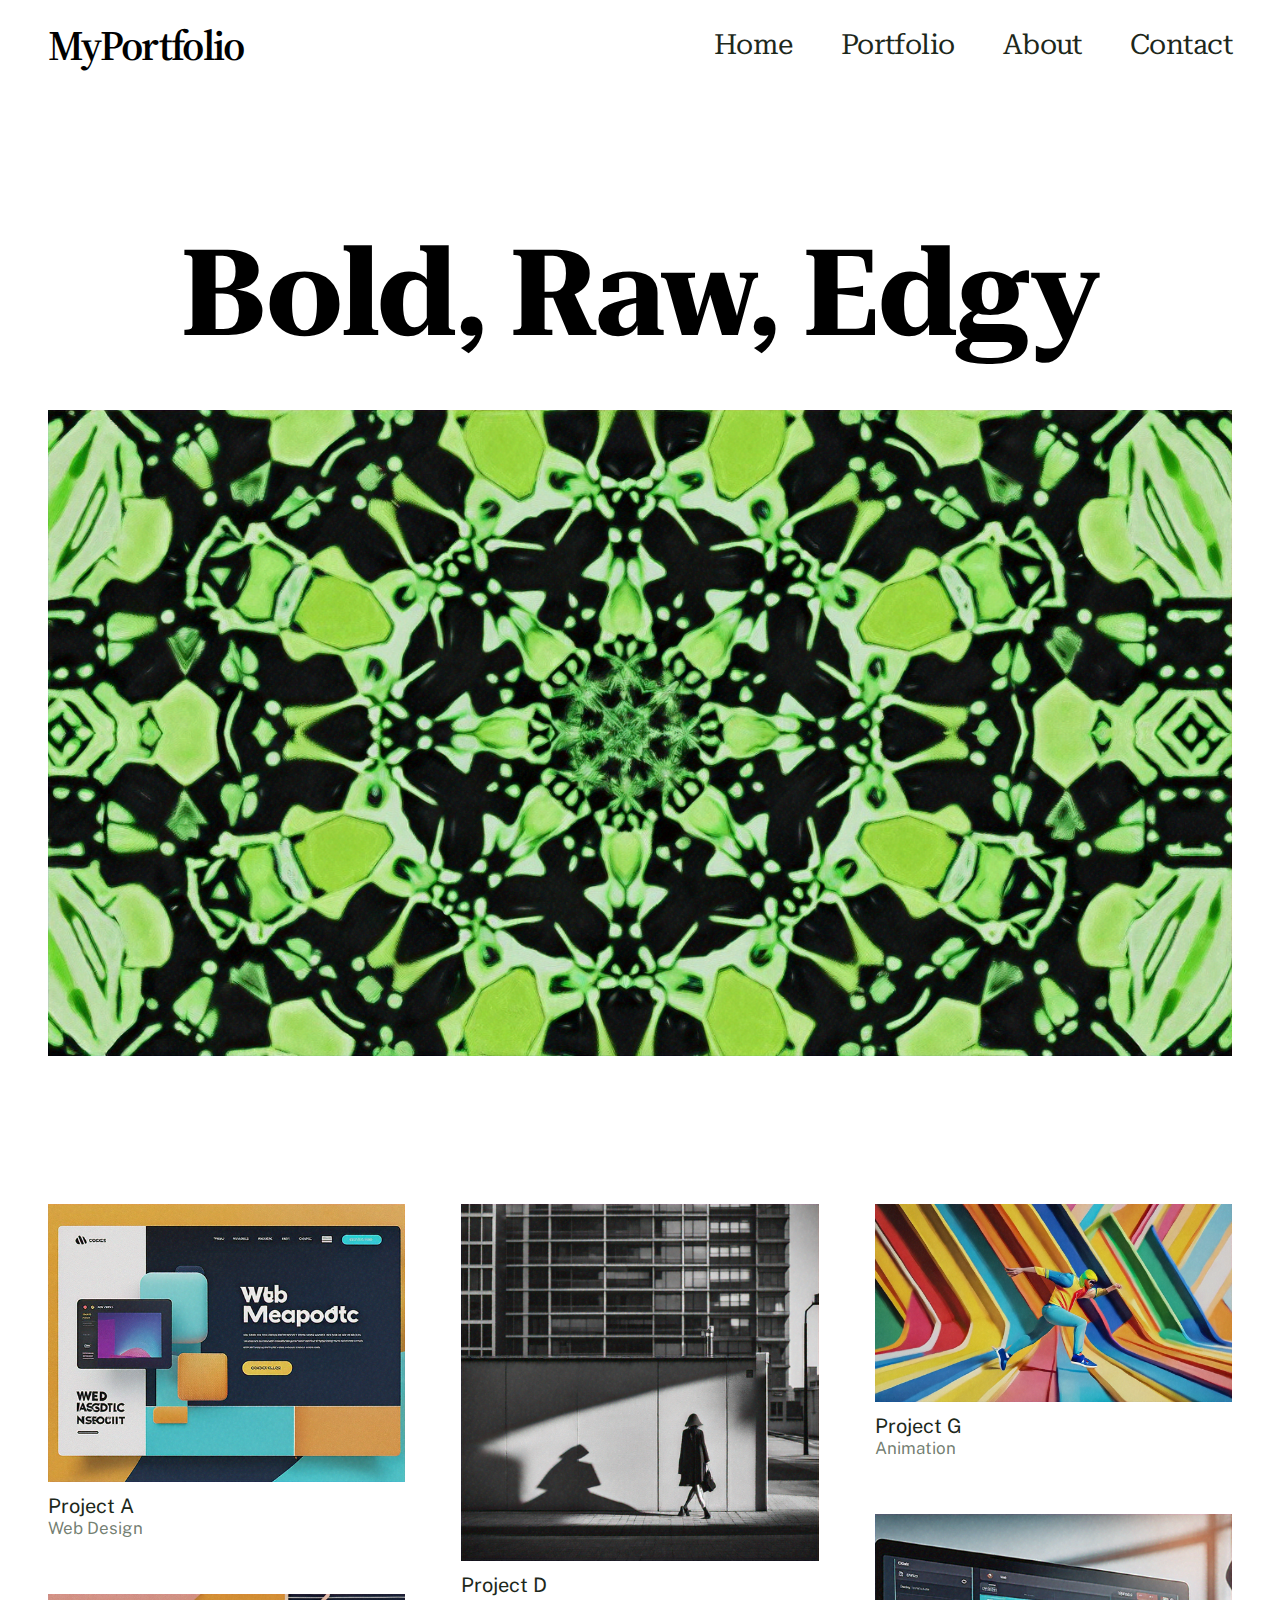
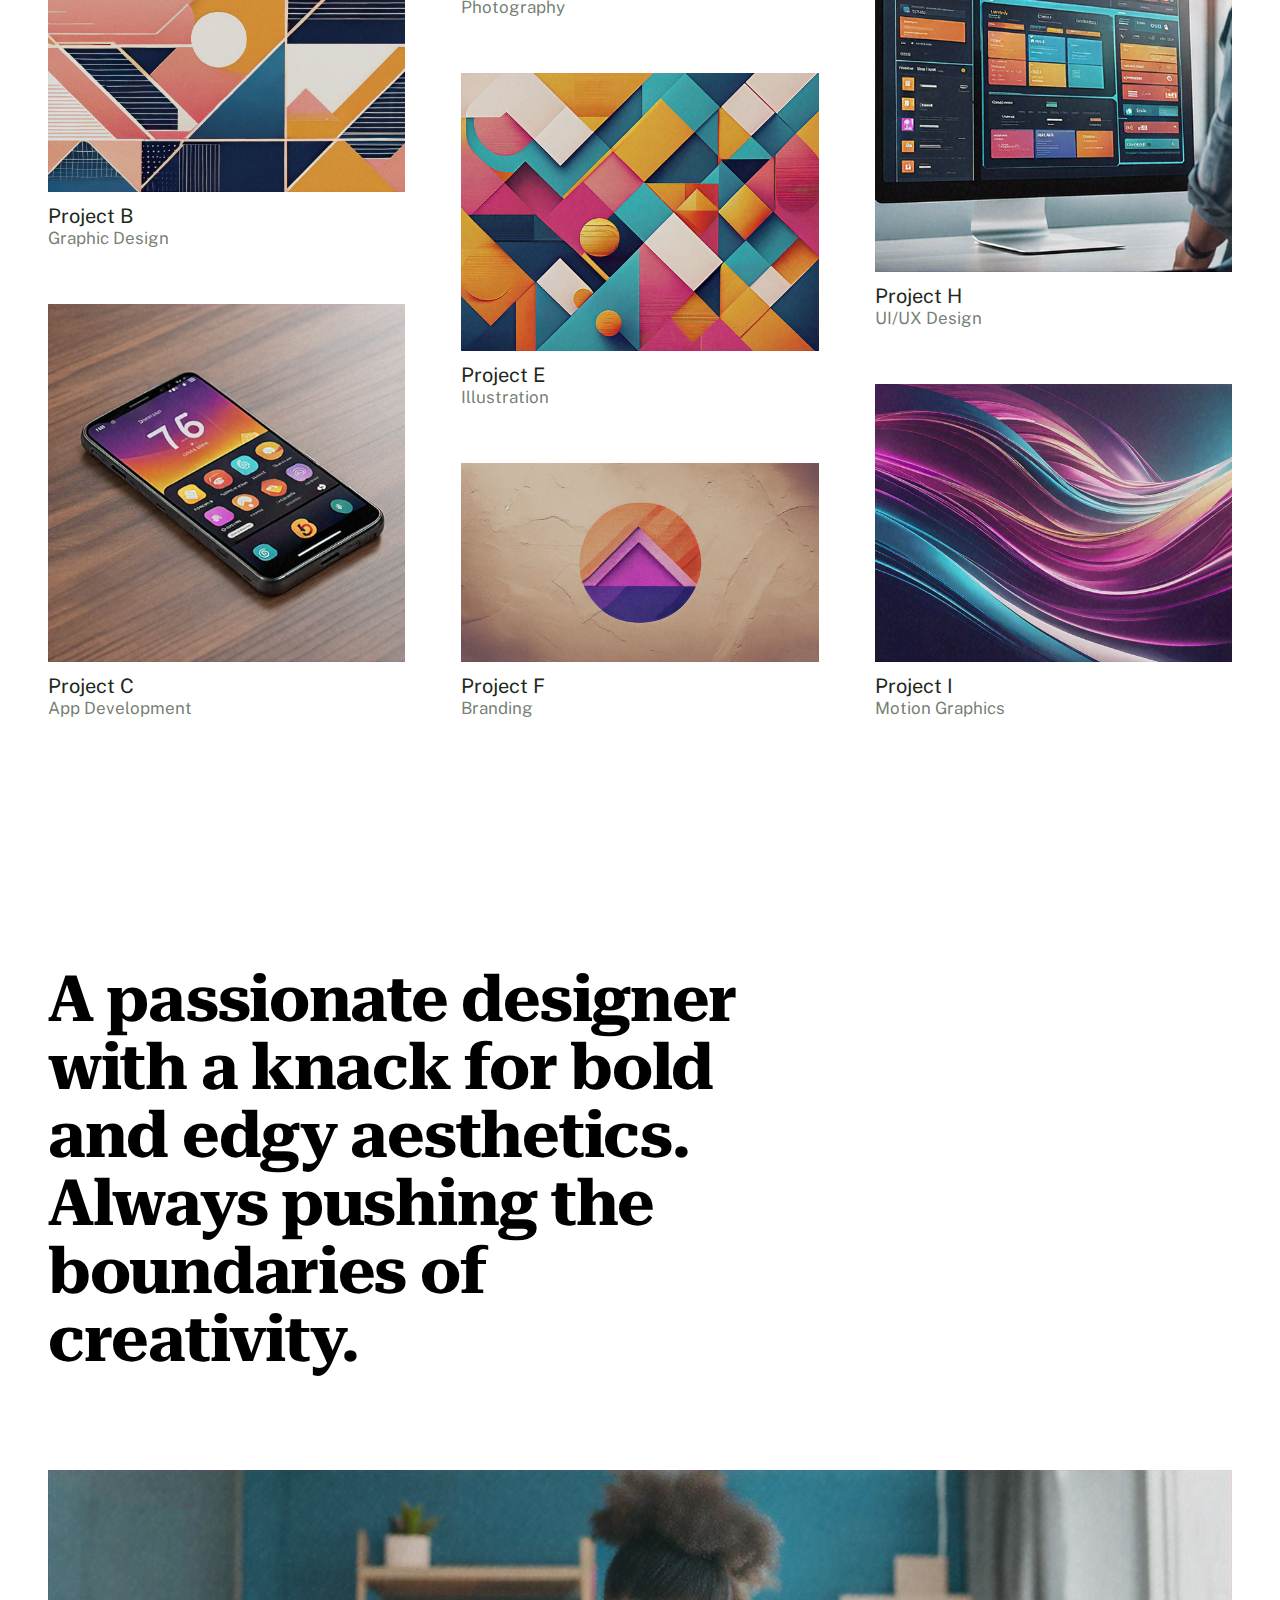
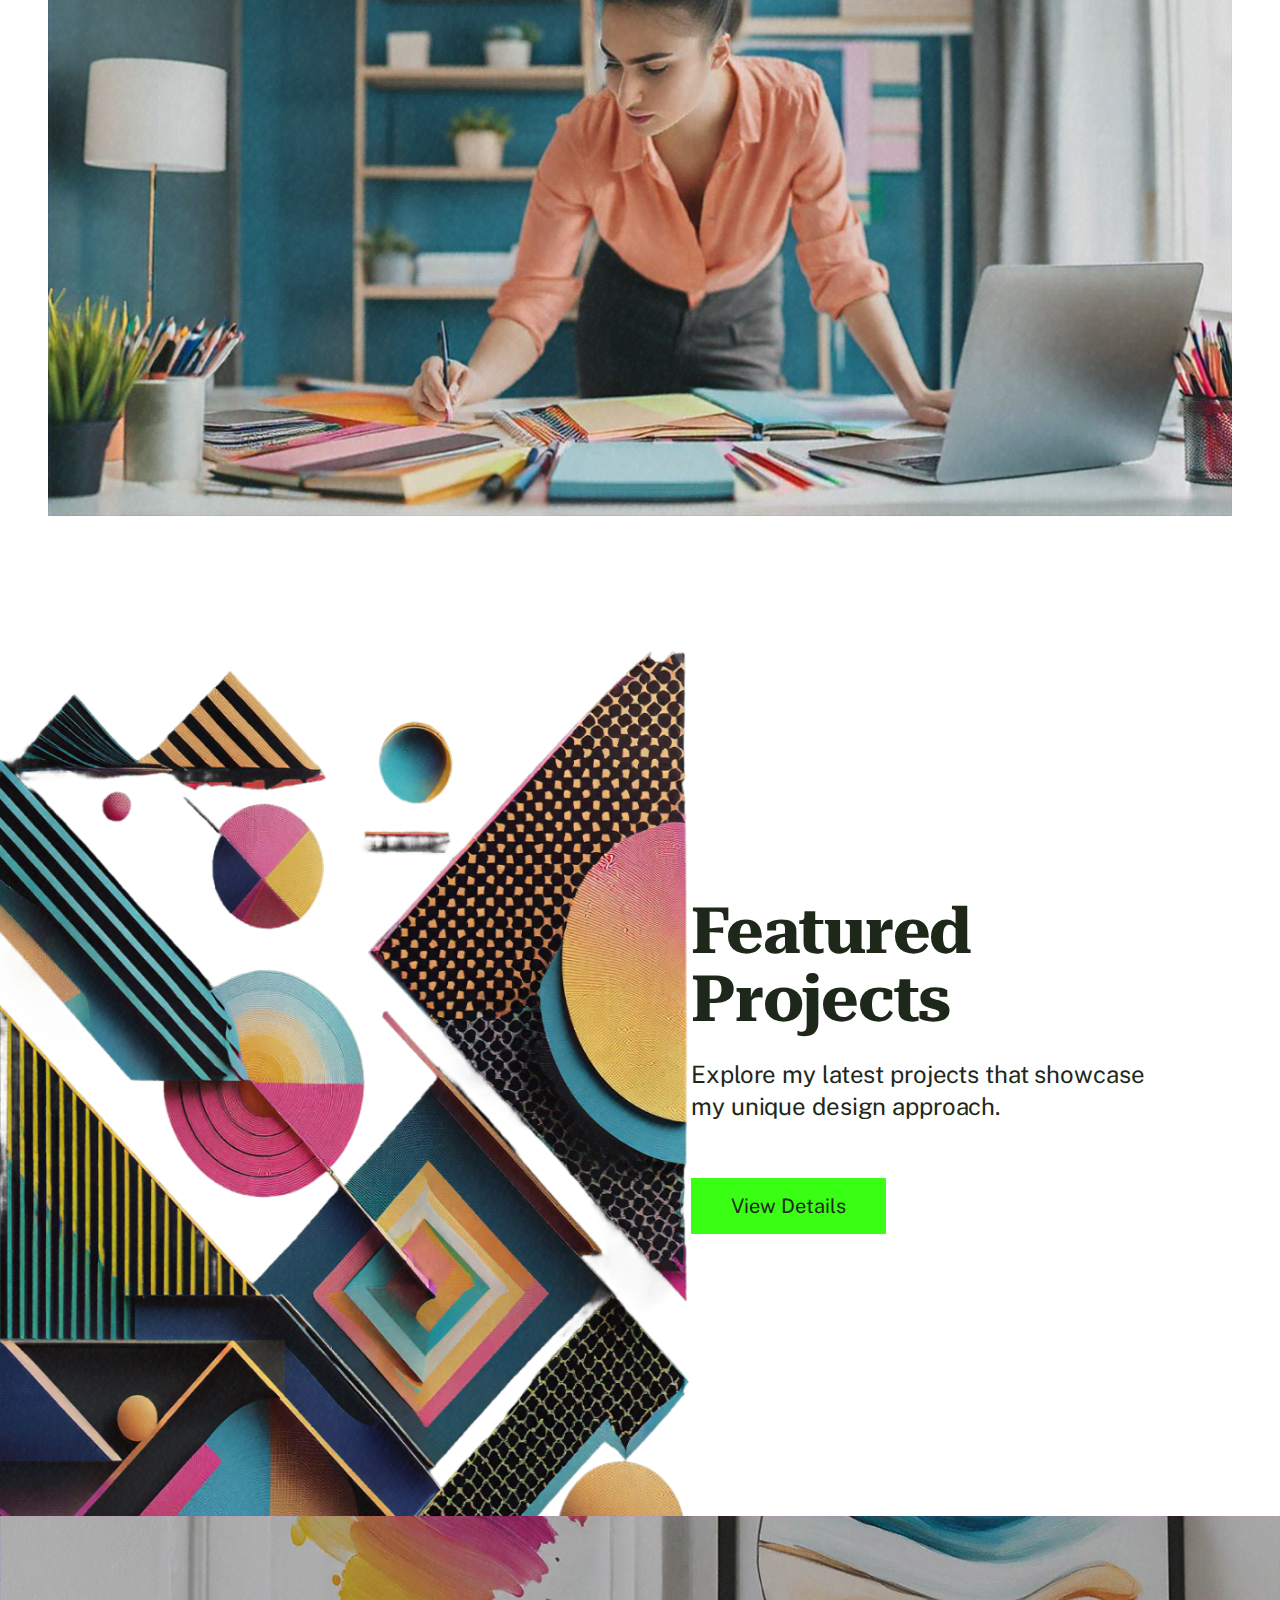
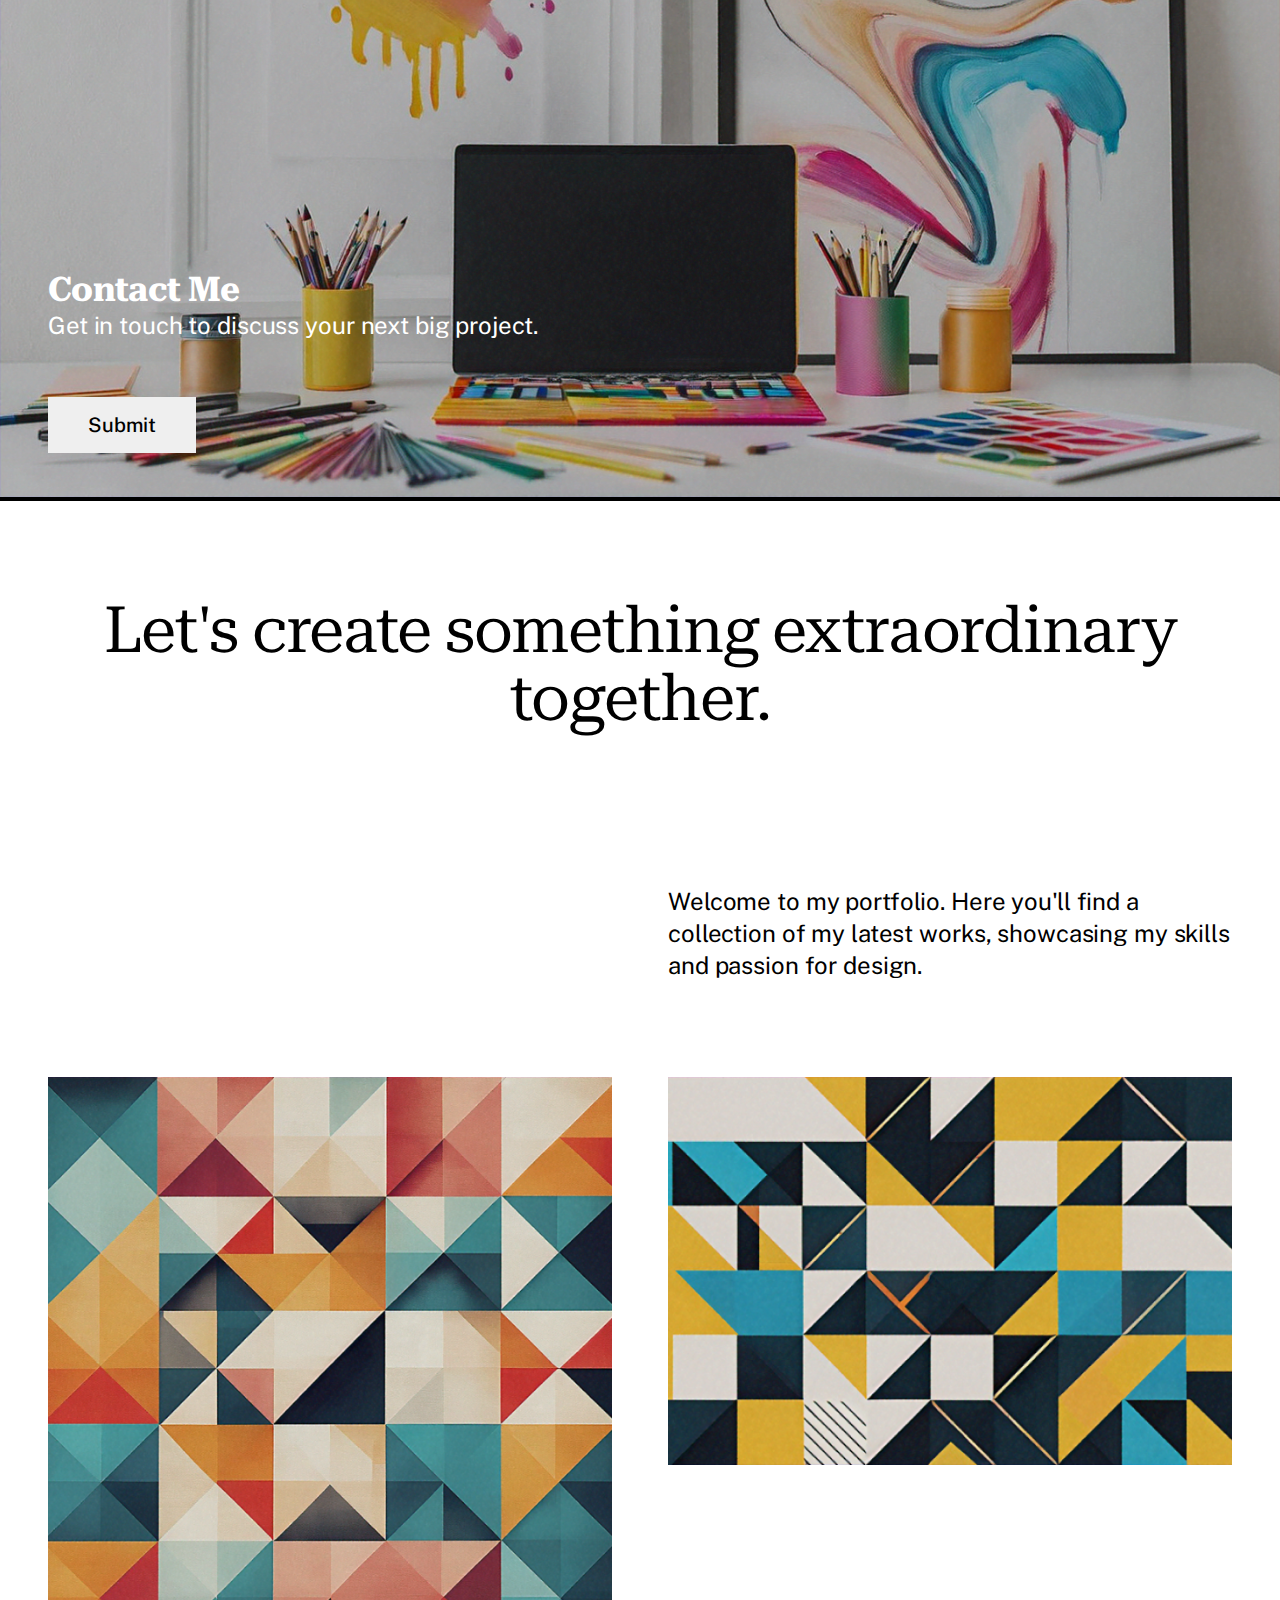
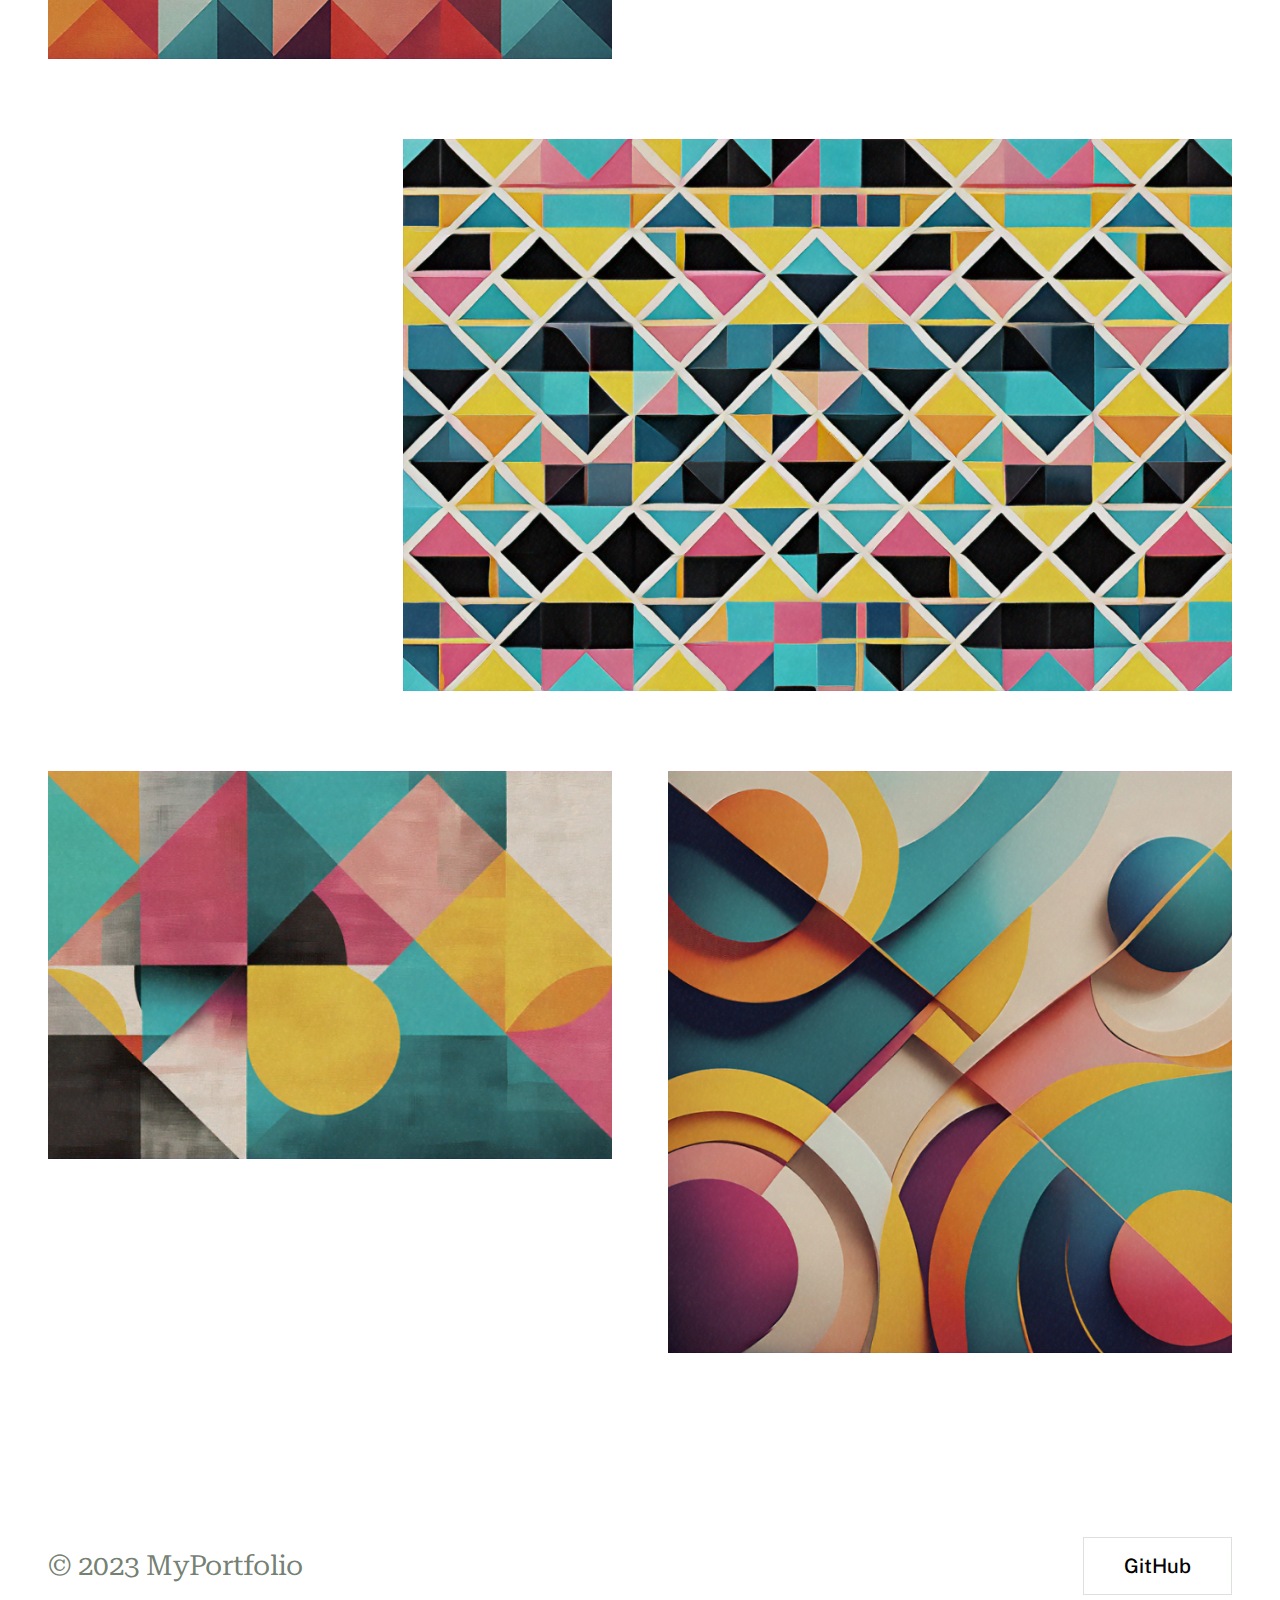
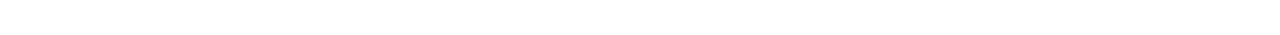
<file: index.html>
<!DOCTYPE html>
<html lang="en">
  <head>
    <meta charset="UTF-8" />
    <meta name="viewport" content="width=device-width, initial-scale=1.0" />
    <title>MyPortfolio-capstone</title>
    <link href="./css/style.css" rel="stylesheet" />
  </head>
  <body>
    <nav>
      <h1>MyPortfolio</h1>
      <ul>
        <li><a href="#">Home</a></li>
        <li><a href="#">Portfolio</a></li>
        <li><a href="#">About</a></li>
        <li><a href="#">Contact</a></li>
      </ul>
    </nav>
    <header>
      <h1>Bold, Raw, Edgy</h1>
      <img src="images/header-img.png" width="100%" />
    </header>
    <section class="projects">
      <div>
        <div class="item">
          <img src="images/project-images/01.png" alt="Project-A" />
          <h4>Project A</h4>
          <p>Web Design</p>
        </div>
        <div class="item">
          <img src="images/project-images/02.png" alt="Project-A" />
          <h4>Project B</h4>
          <p>Graphic Design</p>
        </div>
        <div class="item">
          <img src="images/project-images/03.png" alt="Project-A" />
          <h4>Project C</h4>
          <p>App Development</p>
        </div>
      </div>
      <div>
        <div class="item">
          <img src="images/project-images/04.png" alt="Project-A" />
          <h4>Project D</h4>
          <p>Photography</p>
        </div>
        <div class="item">
          <img src="images/project-images/05.png" alt="Project-A" />
          <h4>Project E</h4>
          <p>Illustration</p>
        </div>
        <div class="item">
          <img src="images/project-images/06.png" alt="Project-A" />
          <h4>Project F</h4>
          <p>Branding</p>
        </div>
      </div>
      <div>
        <div class="item">
          <img src="images/project-images/07.png" alt="Project-A" />
          <h4>Project G</h4>
          <p>Animation</p>
        </div>
        <div class="item">
          <img src="images/project-images/08.png" alt="Project-A" />
          <h4>Project H</h4>
          <p>UI/UX Design</p>
        </div>
        <div class="item">
          <img src="images/project-images/09.png" alt="Project-A" />
          <h4>Project I</h4>
          <p>Motion Graphics</p>
        </div>
      </div>
    </section>

    <section class="about">
      <h1>
        A passionate designer with a knack for bold and edgy aesthetics. Always
        pushing the boundaries of creativity.
      </h1>
      <img src="images/about-img.png" />
    </section>

    <section class="featured">
      <img src="images/featured-img.png" width="60%" height="900px" />
      <div class="content">
        <h1>Featured Projects</h1>
        <p>
          Explore my latest projects that showcase my unique design approach.
        </p>
        <button>View Details</button>
      </div>
    </section>

    <section class="computer-art">
      <img src="images/about-2.png">
      <div>
        <h1>Contact Me</h1>
        <p>Get in touch to discuss your next big project.</p>
        <button>Submit</button>
      </div>
    </section>

    <section class="extraordinary">
      <h1>Let's create something extraordinary together.</h1>
    </section>

    <section class="welcome">
      <p></p>
      <p>
        Welcome to my portfolio. Here you'll find a collection of my latest
        works, showcasing my skills and passion for design.
      </p>
    </section>
    <section class="structure">
      <div class="row">
        <img src="images/structureImages/01.png" width="100%">
        <img src="images/structureImages/02.png" width="100%">
      </div>
      <div class="row row2">
        <img src="images/structureImages/03.png" width="70%">
      </div>
      <div class="row">
        <img src="images/structureImages/04.png" width="100%">
        <img src="images/structureImages/05.png" width="100%">
      </div>
    </section>
    
    <footer>
      <h4>© 2023 MyPortfolio</h4>
      <button>GitHub</button>
    </footer>
  </body>
</html>
</file>
<file: css/style.css>
@import url("https://fonts.googleapis.com/css2?family=Public+Sans:ital,wght@0,100..900;1,100..900&family=Roboto+Serif:ital,opsz,wght@0,8..144,100..900;1,8..144,100..900&family=Source+Serif+4:ital,opsz,wght@0,8..60,200..900;1,8..60,200..900&display=swap");

h2,
h1,
h4,
img,
section,
body,
button,
div,
ul,
p {
  margin: 0px;
  padding: 0px;
}
nav {
  margin: 0px 48px;
  padding: 24px 0px;
  display: flex;
  align-items: center;
  justify-content: space-between;
}
nav ul {
  display: flex;
  gap: 48px;
  list-style: none;
}
nav a {
  text-decoration: none;
  color: #1d281b;
  font-family: "Roboto Serif";
  font-size: 28px;
  font-weight: 400;
  line-height: 32px;
  letter-spacing: -0.02em;
  text-align: left;
}
nav h1 {
  font-family: "Source Serif 4";
  font-size: 42px;
  font-weight: 600;
  line-height: 42px;
  letter-spacing: -0.04em;
  text-align: left;
  text-underline-position: from-font;
  text-decoration-skip-ink: none;
}

header h1 {
  text-align: center;
  font-family: Roboto Serif;
  font-size: 120px;
  font-weight: 700;
  line-height: 120px;
  letter-spacing: -0.02em;
  text-align: center;

  margin-bottom: 56px;
}
header {
  margin-top: 144px;
  padding: 0px 48px;
  margin-bottom: 96px;
}

.projects {
  display: grid;
  grid-template-columns: repeat(3, 1fr);
  gap: 56px;
  padding: 48px;
}
.projects > div {
  display: flex;
  flex-direction: column;
  gap: 56px;
}
.item{
  transition: 0.4s ease;
}
.item:hover{
  cursor:pointer;
  transform: scale(1.1);
}
.projects .item img {
  width: 100%;
  margin-bottom: 8px;
}

.projects {
  font-family: "Public Sans", sans-serif;
}

.projects h4 {
  font-size: 20px;
  margin: 0;
  color: #1d281b;
  font-weight: 400;
}

.projects p {
  font-size: 17px;
  margin: 0;
  color: #182e149e;
  font-weight: 400;
}

.about {
  padding: 200px 48px 96px 48px;
}

.about h1 {
  font-family: "Roboto Serif";
  font-size: 64px;
  font-weight: 700;
  line-height: 68px;
  letter-spacing: -0.02em;
  text-align: left;
  margin-bottom: 96px;
  width: 60%;
}

.about img {
  width: 100%;
}

.featured {
  padding: 0;
  display: flex;
  align-items: center;
  padding-right: 128px;
}

.featured h1 {
  font-family: "Roboto Serif";
  font-size: 64px;
  font-weight: 700;
  line-height: 68px;
  letter-spacing: -0.02em;
  color: #1d281b;
  margin-bottom: 24px;
}

.featured p {
  font-family: "Public Sans";
  font-size: 24px;
  font-weight: 400;
  line-height: 32px;
  letter-spacing: -0.005em;
  color: #1d281b;
  margin: 0;
  margin-bottom: 56px;
}

.featured button {
  background: #39ff14;
  padding: 16px 40px;
  font-family: "Public Sans";
  font-size: 20px;
  line-height: 24px;
  font-weight: 400;
  color: #1d281b;
  border: none;
}


.computer-art{
    position: relative; 
    background: #000;
}

.computer-art img{
    width: 100%;
    opacity: 80%;
    margin: 0;
}

.computer-art div{
    position: absolute;
    bottom: 48px;
    left: 48px;
    color: #fff;
}

.computer-art h1{
    font-family: Roboto Serif;
font-size: 34px;
font-weight: 700;
line-height: 40px;
letter-spacing: -0.02em;
}

.computer-art p{
    font-family: Public Sans;
font-size: 24px;
font-weight: 400;
line-height: 32px;
letter-spacing: -0.005em;
margin-bottom: 56px;
}

.computer-art button{
    border: 0;
    padding: 16px 40px;
    font-family: Public Sans;
font-size: 20px;
font-weight: 500;
line-height: 24px;
cursor: pointer;
}


.extraordinary {
  padding: 96px 48px;
}
.extraordinary h1 {
  font-family: Roboto Serif;
  font-size: 64px;
  font-weight: 400;
  line-height: 68px;
  letter-spacing: -0.02em;
  text-align: center;
}

.welcome {
  display: grid;
  grid-template-columns: repeat(2, 1fr);
  padding: 56px 48px;
  gap: 56px;
}
.welcome p {
  font-family: Public Sans;
  font-size: 24px;
  font-weight: 400;
  line-height: 32px;
  letter-spacing: -0.005em;
}

.structure {
  padding-bottom: 48px;
}
.row {
  padding: 40px 48px;
  display: grid;
  grid-template-columns: 1fr 1fr;
  gap: 56px;
}
.row2 {
  display: flex;
  justify-content: flex-end;
}

footer {
    display: flex;
    justify-content: space-between;
    align-items: center;
    padding: 96px 48px 40px 48px;
}
footer h4 {
  font-family: Roboto Serif;
  font-size: 28px;
  font-weight: 400;
  line-height: 32px;
  letter-spacing: -0.02em;
  text-align: left;
  color: #182e149e;
}
footer button {
  padding: 16px 40px;
  font-family: Public Sans;
  font-size: 20px;
  font-weight: 500;
  line-height: 24px;
  text-align: left;
  border: 1.5px solid #4f6e4933;
  background-color: white;

}

@media screen and (max-width: 1000px) {
    nav {
        display: flex;
        flex-direction: row;
        align-items: flex-start;
    }
    nav ul {
        display: flex;
        flex-direction: row;
        gap: 12px;
    }
    nav ul li {
        text-align: left;
    }
    header {
        margin-top: 96px;
        margin-bottom: 48px;
    }
    header h1 {
        font-size: 80px;
        line-height: 80px;
    }
    .projects {
        grid-template-columns: repeat(2, 1fr);
        gap: 48px
    }
    .projects > div {
        gap: 32px;
    }
    .about {
        padding-top: 144px;
    }
    .about h1 {
        font-size: 48px;
        line-height: 52px;
    }
    .row {
        gap: 36px;
        padding: 32px 48px;
    }
    footer {
        padding-top: 64px;
    }
    .featured img {
        width: 80%;
    }
    .featured h1 {
        font-size: 48px;
        line-height: 52px;
    }
    .extraordinary h1 {
        font-size: 52px;
        line-height: 56px;
    }

    .item h4 {
        font-size: 16px;
    }

    .item p {
        font-size: 14px;
    }
}
@media screen and (max-width: 550px) {
    .featured {

    }
    .featured img {
        display: none;
    }

    .item h4 {
        font-size: 14px;
    }

    .item p {
        font-size: 10px;
    }

    body {
        margin: auto;
    }
}
</file>
